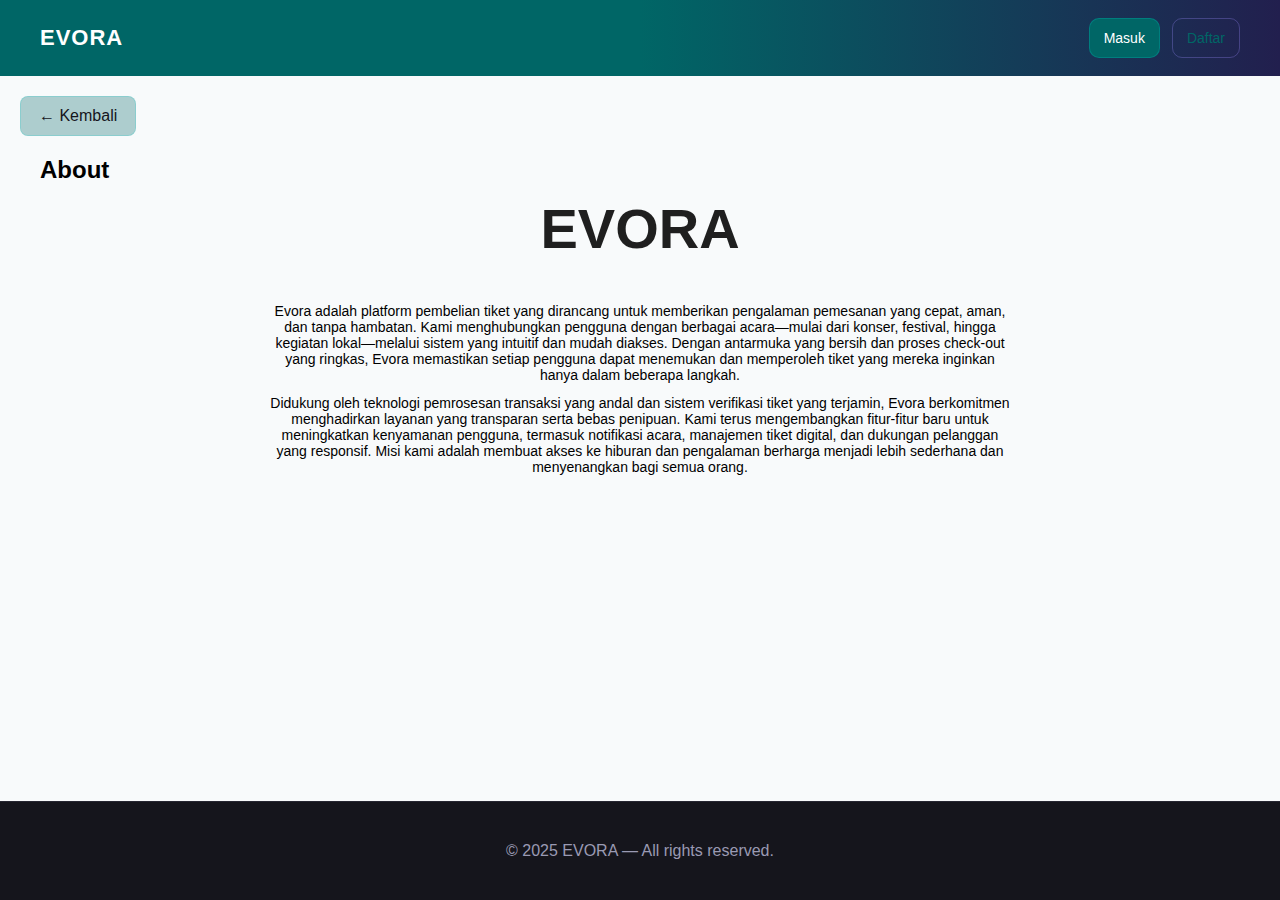
<file: about/about.html>
<!DOCTYPE html>
<html lang="id">
  <head>
    <meta charset="UTF-8" />
    <meta name="viewport" content="width=device-width, initial-scale=1.0" />
    <title>About - Evora</title>
    <link rel="stylesheet" href="../home/style.css" />
    <link rel="stylesheet" href="about.css" />
  </head>
  <body>
    <!-- Navbar -->
    <nav class="top-nav">
      <a href="../home/index.html">
        <div class="logo">EVORA</div>
      </a>
    
      <ul class="nav-menu" id="navMenu">
          <li class="nav-buttons">
            <a href="../auth/login.html"><button class="btn-login" aria-label="Masuk">Masuk</button></a>
            <a href="../auth/register.html"><button class="btn-signup" aria-label="Daftar">Daftar</button></a>
          </li>
      </ul>

      <div class="hamburger" aria-hidden="true">
        <span></span>
        <span></span>
        <span></span>
      </div>
    </nav>

    <main class="about-container">
        <div class="back-button-container">
            <a href="#" class="btn-back" id="backBtn">← Kembali</a>
        </div>
        <div class="about-para-section">
            <h2>About</h2>
            <h1 class="about-logo">EVORA</h1>
            <p class="about-para">Evora adalah platform pembelian tiket yang dirancang untuk memberikan pengalaman pemesanan yang cepat, aman, dan tanpa hambatan. Kami menghubungkan pengguna dengan berbagai acara—mulai dari konser, festival, hingga kegiatan lokal—melalui sistem yang intuitif dan mudah diakses. Dengan antarmuka yang bersih dan proses check-out yang ringkas, Evora memastikan setiap pengguna dapat menemukan dan memperoleh tiket yang mereka inginkan hanya dalam beberapa langkah.</p>
            <p class="about-para">Didukung oleh teknologi pemrosesan transaksi yang andal dan sistem verifikasi tiket yang terjamin, Evora berkomitmen menghadirkan layanan yang transparan serta bebas penipuan. Kami terus mengembangkan fitur-fitur baru untuk meningkatkan kenyamanan pengguna, termasuk notifikasi acara, manajemen tiket digital, dan dukungan pelanggan yang responsif. Misi kami adalah membuat akses ke hiburan dan pengalaman berharga menjadi lebih sederhana dan menyenangkan bagi semua orang.</p>
        </div>
    </main>
        
    <footer>
      <p>© 2025 EVORA — All rights reserved.</p>
    </footer>
    </body>
</html>
</file>
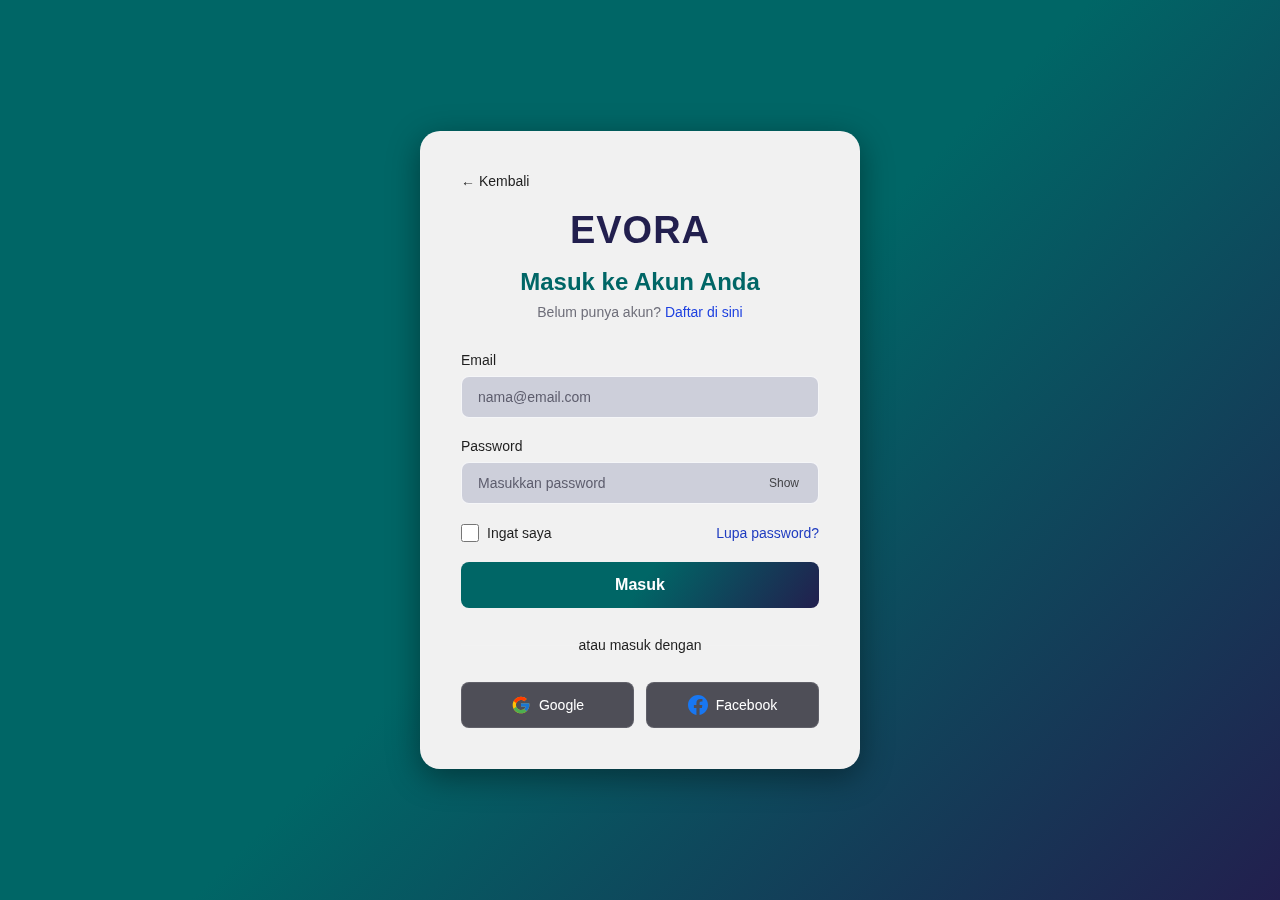
<file: auth/login.html>
<!DOCTYPE html>
<html lang="id">
<head>
    <meta charset="UTF-8">
    <meta name="viewport" content="width=device-width, initial-scale=1.0">
    <title>Masuk - Evora</title>
    <link rel="stylesheet" href="../home/style.css">
    <link rel="stylesheet" href="auth.css">
</head>
<body>
    <div class="auth-container">
        <div class="auth-box">
            <a href="../home/index.html" class="back-link">← Kembali</a>
            
            <div class="auth-header">
                <h1 class="logo">EVORA</h1>
                <h2 class="logo-caption">Masuk ke Akun Anda</h2>
                <p>Belum punya akun? <a href="register.html" class="link">Daftar di sini</a></p>
            </div>

            <form class="auth-form" id="loginForm">
                <div class="form-group">
                    <label for="email">Email</label>
                    <input 
                        type="email" 
                        id="email" 
                        name="email" 
                        placeholder="nama@email.com" 
                        required
                    >
                </div>

                <div class="form-group">
                    <label for="password">Password</label>
                    <div class="password-wrapper">
                        <input 
                            type="password" 
                            id="password" 
                            name="password" 
                            placeholder="Masukkan password" 
                            required
                        >
                        <button type="button" class="toggle-password" onclick="togglePasswordVisibility('password')">
                            <span class="eye-icon">Show</span>
                        </button>
                    </div>
                </div>

                <div class="form-options">
                    <label class="checkbox-label">
                        <input type="checkbox" name="remember">
                        <span>Ingat saya</span>
                    </label>
                    <a href="#" class="forgot-link">Lupa password?</a>
                </div>

                <button type="submit" class="btn-submit">Masuk</button>
            </form>

            <div class="divider">
                <span>atau masuk dengan</span>
            </div>

            <div class="social-login">
                <button class="btn-social google">
                    <svg width="20" height="20" viewBox="0 0 20 20" fill="none">
                        <path d="M18.1711 8.36202H17.5001V8.33335H10.0001V11.6667H14.7095C14.0225 13.6071 12.1761 15 10.0001 15C7.23882 15 5.00012 12.7613 5.00012 10C5.00012 7.23871 7.23882 5.00002 10.0001 5.00002C11.2746 5.00002 12.4342 5.48069 13.3171 6.26535L15.6742 3.90827C14.1859 2.52202 12.1951 1.66669 10.0001 1.66669C5.39799 1.66669 1.66675 5.39794 1.66675 10C1.66675 14.6021 5.39799 18.3334 10.0001 18.3334C14.6022 18.3334 18.3334 14.6021 18.3334 10C18.3334 9.44102 18.2759 8.89535 18.1711 8.36202Z" fill="#FFC107"/>
                        <path d="M2.62744 6.12119L5.36536 8.12911C6.10619 6.29494 7.90036 5.00002 9.99994 5.00002C11.2744 5.00002 12.434 5.48069 13.3169 6.26535L15.674 3.90827C14.1857 2.52202 12.1949 1.66669 9.99994 1.66669C6.79911 1.66669 4.02327 3.47411 2.62744 6.12119Z" fill="#FF3D00"/>
                        <path d="M10.0001 18.3333C12.1526 18.3333 14.1084 17.5095 15.587 16.17L13.0084 13.9875C12.1443 14.6451 11.0868 15.0008 10.0001 15C7.8326 15 5.9901 13.618 5.29844 11.6892L2.58594 13.783C3.96094 16.4817 6.7626 18.3333 10.0001 18.3333Z" fill="#4CAF50"/>
                        <path d="M18.1713 8.36209H17.5003V8.33342H10.0003V11.6667H14.7096C14.3789 12.5902 13.7889 13.3972 13.0078 13.9879L13.0088 13.9871L15.5874 16.1696C15.4049 16.3355 18.3337 14.1667 18.3337 10C18.3337 9.44109 18.2762 8.89542 18.1713 8.36209Z" fill="#1976D2"/>
                    </svg>
                    Google
                </button>
                <button class="btn-social facebook">
                    <svg width="20" height="20" viewBox="0 0 20 20" fill="none">
                        <path d="M20 10C20 4.47715 15.5228 0 10 0C4.47715 0 0 4.47715 0 10C0 14.9912 3.65684 19.1283 8.4375 19.8785V12.8906H5.89844V10H8.4375V7.79688C8.4375 5.29063 9.93047 3.90625 12.2146 3.90625C13.3084 3.90625 14.4531 4.10156 14.4531 4.10156V6.5625H13.1922C11.95 6.5625 11.5625 7.3334 11.5625 8.125V10H14.3359L13.8926 12.8906H11.5625V19.8785C16.3432 19.1283 20 14.9912 20 10Z" fill="#1877F2"/>
                    </svg>
                    Facebook
                </button>
            </div>
        </div>
    </div>

    <script src="../home/common.js"></script>
    <script src="auth.js"></script>
</body>
</html>
</file>
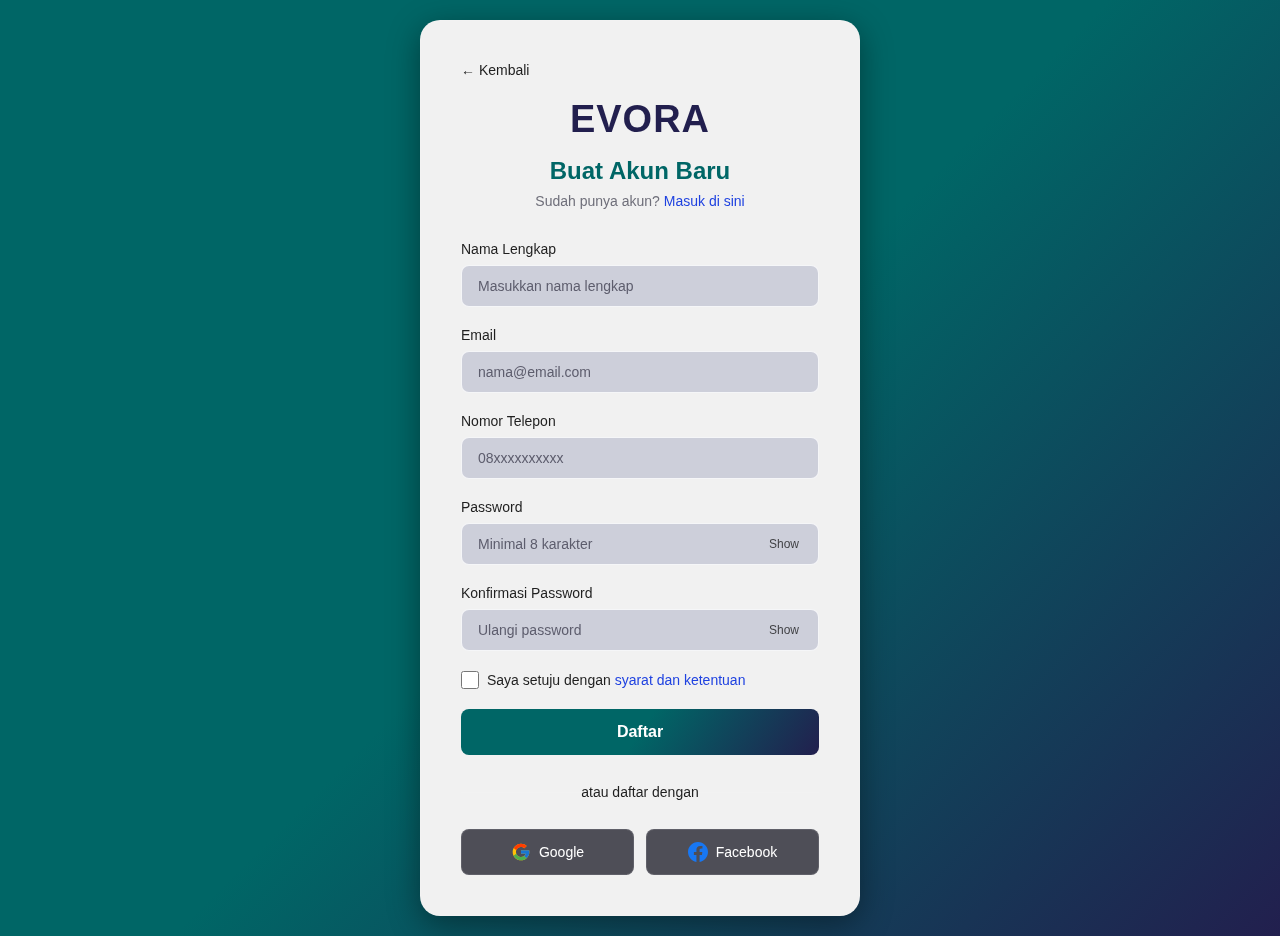
<file: auth/register.html>
<!DOCTYPE html>
<html lang="id">
<head>
    <meta charset="UTF-8">
    <meta name="viewport" content="width=device-width, initial-scale=1.0">
    <title>Daftar - Evora</title>
    <link rel="stylesheet" href="../home/style.css">
    <link rel="stylesheet" href="auth.css">
</head>
<body>
    <div class="auth-container">
        <div class="auth-box">
            <a href="../home/index.html" class="back-link">← Kembali</a>
            
            <div class="auth-header">
                <h1 class="logo">EVORA</h1>
                <h2 class="logo-caption">Buat Akun Baru</h2>
                <p>Sudah punya akun? <a href="login.html" class="link">Masuk di sini</a></p>
            </div>

            <form class="auth-form" id="registerForm">
                <div class="form-group">
                    <label for="fullname">Nama Lengkap</label>
                    <input 
                        type="text" 
                        id="fullname" 
                        name="fullname" 
                        placeholder="Masukkan nama lengkap" 
                        required
                    >
                </div>

                <div class="form-group">
                    <label for="email">Email</label>
                    <input 
                        type="email" 
                        id="email" 
                        name="email" 
                        placeholder="nama@email.com" 
                        required
                    >
                </div>

                <div class="form-group">
                    <label for="phone">Nomor Telepon</label>
                    <input 
                        type="tel" 
                        id="phone" 
                        name="phone" 
                        placeholder="08xxxxxxxxxx" 
                        required
                    >
                </div>

                <div class="form-group">
                    <label for="password">Password</label>
                    <div class="password-wrapper">
                        <input 
                            type="password" 
                            id="password" 
                            name="password" 
                            placeholder="Minimal 8 karakter" 
                            required
                            minlength="8"
                        >
                        <button type="button" class="toggle-password" onclick="togglePasswordVisibility('password')">
                            <span class="eye-icon">Show</span>
                        </button>
                    </div>
                </div>

                <div class="form-group">
                    <label for="confirmPassword">Konfirmasi Password</label>
                    <div class="password-wrapper">
                        <input 
                            type="password" 
                            id="confirmPassword" 
                            name="confirmPassword" 
                            placeholder="Ulangi password" 
                            required
                        >
                        <button type="button" class="toggle-password" onclick="togglePasswordVisibility('password')">
                            <span class="eye-icon">Show</span>
                        </button>
                    </div>
                </div>

                <div class="form-options">
                    <label class="checkbox-label">
                        <input type="checkbox" name="terms" required>
                        <span>Saya setuju dengan <a href="#" class="link">syarat dan ketentuan</a></span>
                    </label>
                </div>

                <button type="submit" class="btn-submit">Daftar</button>
            </form>

            <div class="divider">
                <span>atau daftar dengan</span>
            </div>

            <div class="social-login">
                <button class="btn-social google">
                    <svg width="20" height="20" viewBox="0 0 20 20" fill="none">
                        <path d="M18.1711 8.36202H17.5001V8.33335H10.0001V11.6667H14.7095C14.0225 13.6071 12.1761 15 10.0001 15C7.23882 15 5.00012 12.7613 5.00012 10C5.00012 7.23871 7.23882 5.00002 10.0001 5.00002C11.2746 5.00002 12.4342 5.48069 13.3171 6.26535L15.6742 3.90827C14.1859 2.52202 12.1951 1.66669 10.0001 1.66669C5.39799 1.66669 1.66675 5.39794 1.66675 10C1.66675 14.6021 5.39799 18.3334 10.0001 18.3334C14.6022 18.3334 18.3334 14.6021 18.3334 10C18.3334 9.44102 18.2759 8.89535 18.1711 8.36202Z" fill="#FFC107"/>
                        <path d="M2.62744 6.12119L5.36536 8.12911C6.10619 6.29494 7.90036 5.00002 9.99994 5.00002C11.2744 5.00002 12.434 5.48069 13.3169 6.26535L15.674 3.90827C14.1857 2.52202 12.1949 1.66669 9.99994 1.66669C6.79911 1.66669 4.02327 3.47411 2.62744 6.12119Z" fill="#FF3D00"/>
                        <path d="M10.0001 18.3333C12.1526 18.3333 14.1084 17.5095 15.587 16.17L13.0084 13.9875C12.1443 14.6451 11.0868 15.0008 10.0001 15C7.8326 15 5.9901 13.618 5.29844 11.6892L2.58594 13.783C3.96094 16.4817 6.7626 18.3333 10.0001 18.3333Z" fill="#4CAF50"/>
                        <path d="M18.1713 8.36209H17.5003V8.33342H10.0003V11.6667H14.7096C14.3789 12.5902 13.7889 13.3972 13.0078 13.9879L13.0088 13.9871L15.5874 16.1696C15.4049 16.3355 18.3337 14.1667 18.3337 10C18.3337 9.44109 18.2762 8.89542 18.1713 8.36209Z" fill="#1976D2"/>
                    </svg>
                    Google
                </button>
                <button class="btn-social facebook">
                    <svg width="20" height="20" viewBox="0 0 20 20" fill="none">
                        <path d="M20 10C20 4.47715 15.5228 0 10 0C4.47715 0 0 4.47715 0 10C0 14.9912 3.65684 19.1283 8.4375 19.8785V12.8906H5.89844V10H8.4375V7.79688C8.4375 5.29063 9.93047 3.90625 12.2146 3.90625C13.3084 3.90625 14.4531 4.10156 14.4531 4.10156V6.5625H13.1922C11.95 6.5625 11.5625 7.3334 11.5625 8.125V10H14.3359L13.8926 12.8906H11.5625V19.8785C16.3432 19.1283 20 14.9912 20 10Z" fill="#1877F2"/>
                    </svg>
                    Facebook
                </button>
            </div>
        </div>
    </div>

    <script src="../home/common.js"></script>
    <script src="auth.js"></script>
</body>
</html>
</file>
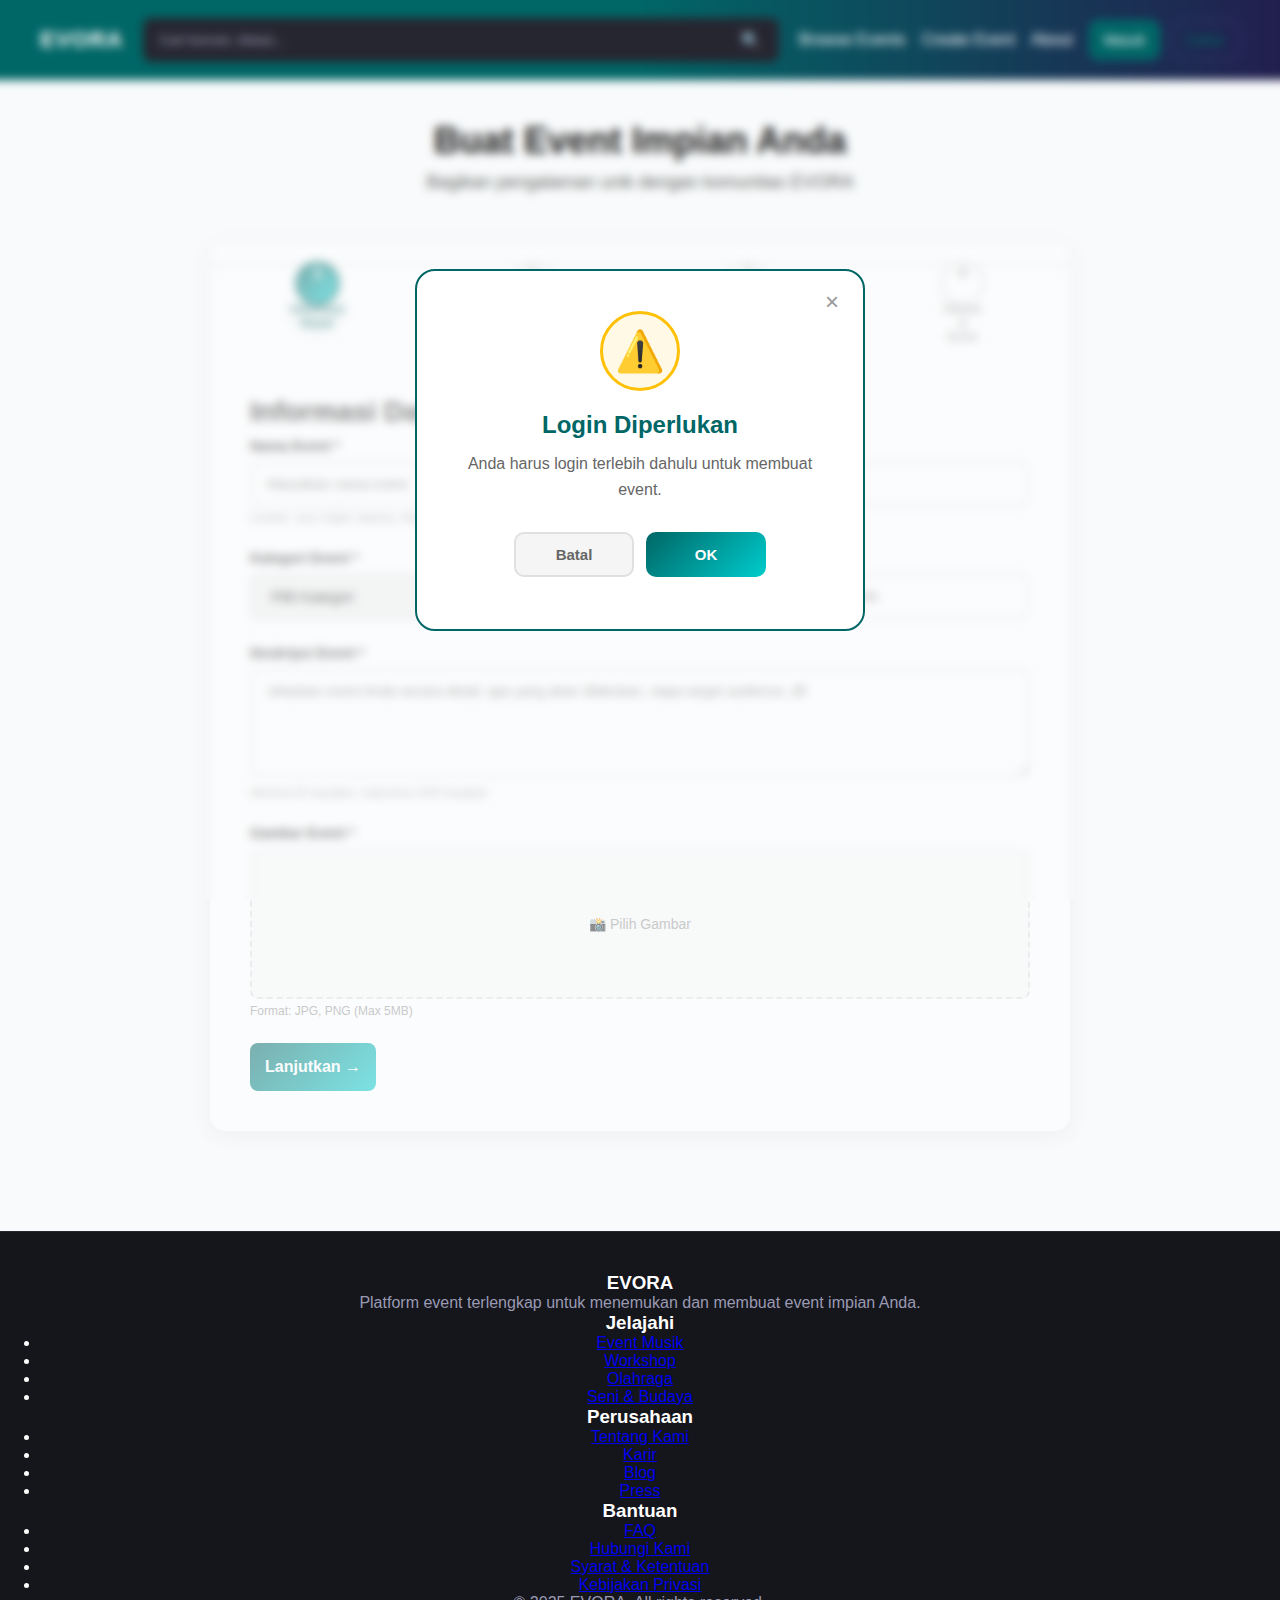
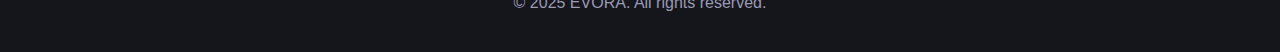
<file: create/create.html>
<!DOCTYPE html>
<html lang="id">
  <head>
    <meta charset="utf-8" />
    <meta name="viewport" content="width=device-width,initial-scale=1" />
    <title>Buat Event - Evora</title>
    <link rel="stylesheet" href="../home/style.css" />
    <link rel="stylesheet" href="create.css" />
  </head>
  <body>
    <!-- Navbar -->
    <nav class="top-nav">
      <a href="../home/index.html">
        <div class="logo">EVORA</div>
      </a>

      <div class="search" role="search">
        <input
          type="search"
          name="q"
          placeholder="Cari konser, lokasi..."
          aria-label="Cari"
        />
        <button type="submit" class="search-btn" aria-label="Cari">🔍</button>
      </div>

      <ul class="nav-menu" id="navMenu">
        <li><a href="../home/index.html#events">Browse Events</a></li>
        <li><a href="../create/create.html">Create Event</a></li>
        <li><a href="../home/index.html#about">About</a></li>
        <li class="nav-buttons">
          <a href="../auth/login.html"
            ><button class="btn-login" aria-label="Masuk">Masuk</button></a
          >
          <a href="../auth/register.html"
            ><button class="btn-signup" aria-label="Daftar">Daftar</button></a
          >
        </li>
      </ul>

      <div class="hamburger" aria-hidden="true">
        <span></span>
        <span></span>
        <span></span>
      </div>
    </nav>
    <!-- Create Event Section -->
    <main class="create-event-container">
      <div class="create-event-header">
        <h1>Buat Event Impian Anda</h1>
        <p>Bagikan pengalaman unik dengan komunitas EVORA</p>
      </div>

      <form id="eventForm" class="event-form">
        <!-- Step Indicator -->
        <div class="step-indicator">
          <div class="step active" data-step="1">
            <span class="step-number">1</span>
            <span class="step-label">Informasi Dasar</span>
          </div>
          <div class="step" data-step="2">
            <span class="step-number">2</span>
            <span class="step-label">Detail Event</span>
          </div>
          <div class="step" data-step="3">
            <span class="step-number">3</span>
            <span class="step-label">Tiket & Harga</span>
          </div>
          <div class="step" data-step="4">
            <span class="step-number">4</span>
            <span class="step-label">Ulasan & Kirim</span>
          </div>
        </div>

        <!-- Step 1: Informasi Dasar -->
        <div class="form-step active" id="step-1">
          <h2>Informasi Dasar Event</h2>

          <div class="form-group">
            <label for="eventName">Nama Event *</label>
            <input
              type="text"
              id="eventName"
              name="eventName"
              placeholder="Masukkan nama event"
              required
            />
            <small
              >Contoh: Jazz Night Jakarta, Workshop Digital Marketing</small
            >
          </div>

          <div class="form-row">
            <div class="form-group">
              <label for="category">Kategori Event *</label>
              <select id="category" name="category" required>
                <option value="">Pilih Kategori</option>
                <option value="musik">🎵 Musik & Konser</option>
                <option value="workshop">💼 Workshop & Training</option>
                <option value="olahraga">⚽ Olahraga</option>
                <option value="seni">🎨 Seni & Budaya</option>
                <option value="kuliner">🍔 Kuliner</option>
                <option value="teknologi">💻 Teknologi</option>
                <option value="bisnis">📊 Bisnis & Networking</option>
                <option value="lainnya">📌 Lainnya</option>
              </select>
            </div>

            <div class="form-group">
              <label for="organizer">Nama Penyelenggara *</label>
              <input
                type="text"
                id="organizer"
                name="organizer"
                placeholder="Nama organisasi atau nama Anda"
                required
              />
            </div>
          </div>

          <div class="form-group">
            <label for="description">Deskripsi Event *</label>
            <textarea
              id="description"
              name="description"
              rows="5"
              placeholder="Jelaskan event Anda secara detail, apa yang akan dilakukan, siapa target audience, dll"
              required
            ></textarea>
            <small>Minimal 50 karakter, maksimal 1000 karakter</small>
          </div>

          <div class="form-group">
            <label for="eventImage">Gambar Event *</label>
            <div class="image-upload">
              <input
                type="file"
                id="eventImage"
                name="eventImage"
                accept="image/*"
                required
              />
              <div class="upload-preview" id="imagePreview">
                <span>📸 Pilih Gambar</span>
              </div>
            </div>
            <small>Format: JPG, PNG (Max 5MB)</small>
          </div>

          <button type="button" class="btn-next" onclick="nextStep(1)">
            Lanjutkan →
          </button>
        </div>

        <!-- Step 2: Detail Event -->
        <div class="form-step" id="step-2">
          <h2>Detail Event</h2>

          <div class="form-row">
            <div class="form-group">
              <label for="eventDate">Tanggal Event *</label>
              <input type="date" id="eventDate" name="eventDate" required />
            </div>

            <div class="form-group">
              <label for="eventTime">Waktu Mulai *</label>
              <input type="time" id="eventTime" name="eventTime" required />
            </div>

            <div class="form-group">
              <label for="eventEndTime">Waktu Selesai *</label>
              <input
                type="time"
                id="eventEndTime"
                name="eventEndTime"
                required
              />
            </div>
          </div>

          <div class="form-group">
            <label for="location">Lokasi Event *</label>
            <input
              type="text"
              id="location"
              name="location"
              placeholder="Nama tempat/venue"
              required
            />
          </div>

          <div class="form-group">
            <label for="locationDetail">Alamat Detail *</label>
            <input
              type="text"
              id="locationDetail"
              name="locationDetail"
              placeholder="Jalan, nomor, kelurahan, kota"
              required
            />
          </div>

          <div class="form-row">
            <div class="form-group">
              <label for="city">Kota *</label>
              <input
                type="text"
                id="city"
                name="city"
                placeholder="Kota"
                required
              />
            </div>

            <div class="form-group">
              <label for="postalCode">Kode Pos</label>
              <input
                type="text"
                id="postalCode"
                name="postalCode"
                placeholder="Kode pos"
              />
            </div>
          </div>

          <div class="form-group">
            <label for="capacity">Kapasitas Peserta *</label>
            <input
              type="number"
              id="capacity"
              name="capacity"
              min="1"
              placeholder="Jumlah tiket tersedia"
              required
            />
          </div>

          <div class="form-buttons">
            <button type="button" class="btn-prev" onclick="prevStep(2)">
              ← Kembali
            </button>
            <button type="button" class="btn-next" onclick="nextStep(2)">
              Lanjutkan →
            </button>
          </div>
        </div>

        <!-- Step 3: Tiket & Harga -->
        <div class="form-step" id="step-3">
          <h2>Tiket & Harga</h2>

          <div id="ticketContainer" class="ticket-container">
            <div class="ticket-item">
              <h4>Tiket #1</h4>
              <div class="form-row">
                <div class="form-group">
                  <label>Nama Tiket *</label>
                  <input
                    type="text"
                    class="ticket-name"
                    placeholder="Contoh: Early Bird, Regular, VIP"
                    required
                  />
                </div>

                <div class="form-group">
                  <label>Harga (Rp) *</label>
                  <input
                    type="number"
                    class="ticket-price"
                    min="0"
                    placeholder="0"
                    required
                  />
                </div>

                <div class="form-group">
                  <label>Kuota *</label>
                  <input
                    type="number"
                    class="ticket-quota"
                    min="1"
                    placeholder="Jumlah tiket"
                    required
                  />
                </div>
              </div>

              <div class="form-group">
                <label>Deskripsi Tiket</label>
                <input
                  type="text"
                  class="ticket-desc"
                  placeholder="Contoh: Akses area VIP, welcome drink"
                />
              </div>
            </div>
          </div>

          <button type="button" class="btn-add-ticket" onclick="addTicket()">
            + Tambah Tiket
          </button>

          <div class="form-buttons">
            <button type="button" class="btn-prev" onclick="prevStep(3)">
              ← Kembali
            </button>
            <button type="button" class="btn-next" onclick="nextStep(3)">
              Lanjutkan →
            </button>
          </div>
        </div>

        <!-- Step 4: Ulasan & Kirim -->
        <div class="form-step" id="step-4">
          <h2>Ulasan Event</h2>
          <p class="review-intro">
            Periksa kembali informasi event Anda sebelum mengirim
          </p>

          <div class="review-container" id="reviewContainer">
            <!-- Review content akan diisi oleh JavaScript -->
          </div>

          <div class="terms-checkbox">
            <input type="checkbox" id="agreeTerms" name="agreeTerms" required />
            <label for="agreeTerms">
              Saya telah membaca dan setuju dengan
              <a href="#" target="_blank">Syarat & Ketentuan</a> EVORA
            </label>
          </div>

          <div class="form-buttons">
            <button type="button" class="btn-prev" onclick="prevStep(4)">
              ← Kembali
            </button>
            <button type="submit" class="btn-submit">✓ Kirim Event</button>
          </div>
        </div>
      </form>
    </main>

    <!-- Footer -->
    <footer>
      <div class="footer-content">
        <div class="footer-section">
          <h3>EVORA</h3>
          <p>
            Platform event terlengkap untuk menemukan dan membuat event impian
            Anda.
          </p>
        </div>
        <div class="footer-section">
          <h3>Jelajahi</h3>
          <ul>
            <li><a href="#">Event Musik</a></li>
            <li><a href="#">Workshop</a></li>
            <li><a href="#">Olahraga</a></li>
            <li><a href="#">Seni & Budaya</a></li>
          </ul>
        </div>
        <div class="footer-section">
          <h3>Perusahaan</h3>
          <ul>
            <li><a href="#">Tentang Kami</a></li>
            <li><a href="#">Karir</a></li>
            <li><a href="#">Blog</a></li>
            <li><a href="#">Press</a></li>
          </ul>
        </div>
        <div class="footer-section">
          <h3>Bantuan</h3>
          <ul>
            <li><a href="#">FAQ</a></li>
            <li><a href="#">Hubungi Kami</a></li>
            <li><a href="#">Syarat & Ketentuan</a></li>
            <li><a href="#">Kebijakan Privasi</a></li>
          </ul>
        </div>
      </div>
      <div class="footer-bottom">
        <p>&copy; 2025 EVORA. All rights reserved.</p>
      </div>
    </footer>

    <script src="../home/common.js"></script>
    <script src="create.js"></script>
  </body>
</html>
</file>
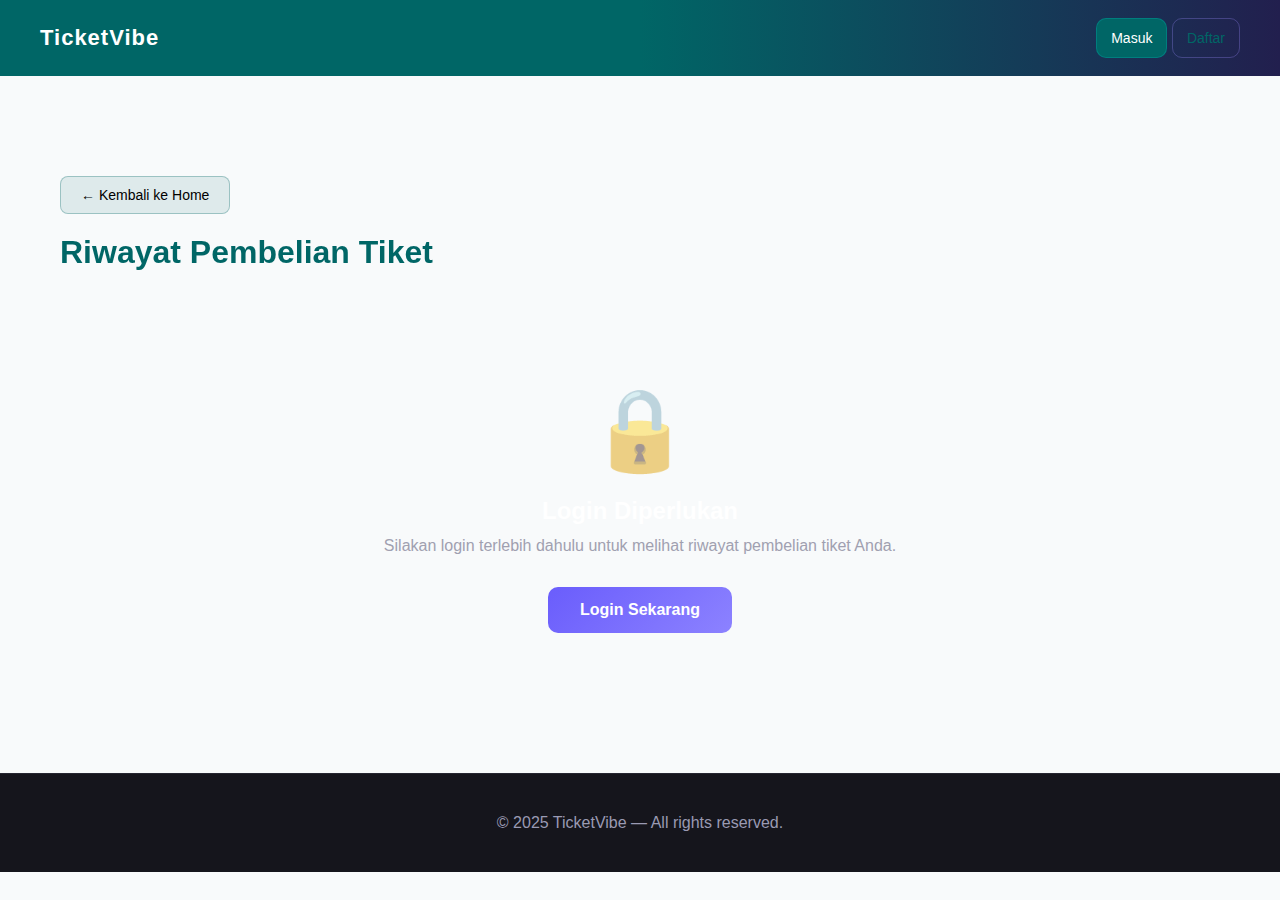
<file: history/history.html>
<!DOCTYPE html>
<html lang="id">
<head>
    <meta charset="UTF-8">
    <meta name="viewport" content="width=device-width, initial-scale=1.0">
    <title>Riwayat Pembelian - TicketVibe</title>
    <link rel="stylesheet" href="../home/style.css">
    <link rel="stylesheet" href="history.css">
</head>
<body>
    <!-- Navbar -->
    <nav class="top-nav">
        <a href="../home/index.html">
            <div class="logo">TicketVibe</div>
        </a>
        <div class="nav-links">
            <a href="../auth/login.html"><button class="btn-login" aria-label="Masuk">Masuk</button></a>
            <a href="../auth/register.html"><button class="btn-signup" aria-label="Daftar">Daftar</button></a>
        </div>
    </nav>

    <main class="history-container">
        <div class="back-button-container">
            <a href="../home/index.html" class="btn-back">← Kembali ke Home</a>
        </div>

        <h1>Riwayat Pembelian Tiket</h1>

        <div id="historyContent">
            <!-- Akan diisi oleh JavaScript -->
        </div>
    </main>

    <!-- Footer -->
    <footer>
        <p>© 2025 TicketVibe — All rights reserved.</p>
    </footer>

    <script src="../home/common.js"></script>
    <script src="history.js"></script>
</body>
</html>
</file>
<file: home/style.css>
* {
  margin: 0;
  padding: 0;
  box-sizing: border-box;
}
/* Smooth scroll */
html {
  scroll-behavior: smooth;
}
body {
  font-family: "Inter", sans-serif;
  background: #f8fafb;
  color: #fff;
  overflow-x: hidden;
}

/* Navbar */
.top-nav {
  width: 100%;
  padding: 18px 40px;
  background: linear-gradient(to right, #006666 50%, #221f4e);
  display: flex;
  justify-content: space-between;
  align-items: center;
  position: sticky;
  top: 0;
  z-index: 20;
  flex-wrap: wrap;
}

.top-nav a{
  text-decoration: none;
  color: inherit;
}

.logo {
  font-size: 22px;
  font-weight: 700;
  letter-spacing: 1px;
}

/* Search Bar */
.search {
  display: flex;
  align-items: center;
  gap: 8px;
  background: #262631;
  padding: 6px 10px;
  border-radius: 8px;
  flex: 1;
  max-width: 640px;
  margin: 0 20px;
  min-width: 0;
  position: relative;
}
.search input {
  flex: 1;
  background: transparent;
  border: 0;
  color: inherit;
  padding: 8px 6px;
  font-size: 14px;
}
.search input::placeholder {
  color: #9a9ab3;
}
.search .search-btn {
  background: transparent;
  border: 0;
  color: inherit;
  cursor: pointer;
  padding: 6px 8px;
  font-size: 16px;
  border-radius: 6px;
}

/* Search Dropdown */
.search-dropdown {
  position: absolute;
  top: 100%;
  left: 0;
  right: 0;
  margin-top: 8px;
  background: white;
  border-radius: 12px;
  box-shadow: 0 8px 24px rgba(0, 0, 0, 0.15);
  max-height: 500px;
  overflow-y: auto;
  z-index: 1000;
  animation: slideDown 0.2s ease;
}

@keyframes slideDown {
  from {
    opacity: 0;
    transform: translateY(-10px);
  }
  to {
    opacity: 1;
    transform: translateY(0);
  }
}

.search-result-item {
  display: flex;
  gap: 15px;
  padding: 12px 15px;
  cursor: pointer;
  transition: background 0.2s ease;
  border-bottom: 1px solid #f0f0f0;
}

.search-result-item:hover {
  background: rgba(0, 102, 102, 0.05);
}

.search-result-item:last-child {
  border-bottom: none;
}

.search-result-image {
  width: 80px;
  height: 80px;
  object-fit: cover;
  border-radius: 8px;
  flex-shrink: 0;
}

.search-result-info {
  flex: 1;
  display: flex;
  flex-direction: column;
  gap: 5px;
}

.search-result-title {
  font-size: 15px;
  font-weight: 600;
  color: #1e1e1e;
  overflow: hidden;
  text-overflow: ellipsis;
  white-space: nowrap;
}

.search-result-meta {
  display: flex;
  gap: 15px;
  flex-wrap: wrap;
  font-size: 13px;
  color: #666;
}

.search-result-price {
  font-size: 14px;
  font-weight: 700;
  color: #006666;
}

.search-no-results {
  padding: 30px 20px;
  text-align: center;
  color: #666;
  font-size: 14px;
}

.search-show-all {
  padding: 12px 15px;
  text-align: center;
  color: #006666;
  font-weight: 600;
  font-size: 14px;
  cursor: pointer;
  background: rgba(0, 102, 102, 0.05);
  border-top: 1px solid #f0f0f0;
  transition: background 0.2s ease;
}

.search-show-all:hover {
  background: rgba(0, 102, 102, 0.1);
}

.search-mobile {
  display: none;
}

.nav-menu {
  display: flex;
  list-style: none;
  align-items: center;
  gap: 1rem;
  margin-left: auto;
  flex-shrink: 0;
}

.nav-menu li {
  display: flex;
  align-items: center;
}

.nav-menu a {
  text-decoration: none;
  color: white;
  transition: color 0.3s;
  font-weight: 500;
}

.nav-menu a:hover,
.nav-menu a.active {
  color: #00cccc;
}

.nav-menu .nav-buttons {
  display: flex;
  gap: 12px;
  align-items: center;
}

.btn-login,
.btn-signup,
.btn-logout {
  display: inline-flex;
  align-items: center;
  justify-content: center;
  gap: 8px;
  padding: 8px 14px;
  min-height: 40px;
  border-radius: 10px;
  font-weight: 00;
  font-size: 14px;
  cursor: pointer;
  transition: transform 0.18s ease, box-shadow 0.18s ease, opacity 0.18s ease,
    background 0.12s ease, border-color 0.12s ease;
  text-decoration: none;
  line-height: 1;
  box-sizing: border-box;
  -webkit-appearance: none;
  appearance: none;
}

.btn-login {
  background: #006666;
  color: #fff;
  border: 1px solid rgba(0, 204, 204, 0.24);
}
.btn-login:hover {
  transform: translateY(-3px);
  box-shadow: 0 10px 30px rgba(0, 204, 204, 0.3);
}
.btn-login:active {
  transform: translateY(-1px);
}
.btn-login:focus {
  outline: 3px solid rgba(0, 204, 204, 0.3);
  outline-offset: 3px;
}
.btn-signup {
  background: transparent;
  color: #006666;
  border: 1px solid rgba(155, 138, 255, 0.3);
}
.btn-signup:hover {
  transform: translateY(-3px);
  box-shadow: 0 10px 30px rgba(155, 138, 255, 0.3);
}
.btn-signup:active {
  transform: translateY(-1px);
}
.btn-signup:focus {
  outline: 3px solid rgba(155, 138, 255, 0.3);
  outline-offset: 3px;
}

.btn-logout {
  background: rgba(220, 53, 69, 0.9);
  color: #fff;
  border: 1px solid rgba(220, 53, 69, 0.3);
}
.btn-logout:hover {
  transform: translateY(-3px);
  box-shadow: 0 10px 30px rgba(220, 53, 69, 0.3);
  background: rgba(220, 53, 69, 1);
}
.btn-logout:active {
  transform: translateY(-1px);
}
.btn-logout:focus {
  outline: 3px solid rgba(220, 53, 69, 0.3);
  outline-offset: 3px;
}

/* Nav Greeting & History Link */
.nav-greeting {
  color: #a0a0b0;
  margin: auto 12px;
  order: 2;
}

.nav-history {
  color: #a0a0b0;
  text-decoration: none;
  padding: 8px 14px;
  border: 1px solid rgba(106, 93, 252, 0.3);
  border-radius: 8px;
  transition: all 0.3s;
  order: 1;
}

.nav-history:hover {
  color: #fff;
  background: rgba(106, 93, 252, 0.1);
  border-color: rgba(106, 93, 252, 0.5);
}

.profile-btn {
  background: transparent;
  border: none;
  cursor: pointer;
  padding: 0;
  display: flex;
  align-items: center;
  justify-content: center;
}

.profile-avatar {
  width: 40px;
  height: 40px;
  border-radius: 50%;
  object-fit: cover;
  border: 2px solid rgba(103, 100, 138, 0.5);
  background: rgba(106, 93, 252, 0.1);
}

.profile-btn img {
  border-radius: 50%;
  object-fit: cover;
}

/* Dropdown styling */
.profile-dropdown-area {
  position: relative;
  order: 2;
}

.dropdown-content {
  display: none;
  position: absolute; 
  top: calc(100% + 8px);
  right: 0;
  background: linear-gradient(135deg, #1e1e2e 0%, #2a2a3e 100%);
  min-width: 200px;
  box-shadow: 0 8px 24px rgba(0, 0, 0, 0.4);
  z-index: 1000;
  border-radius: 12px;
  border: 1px solid rgba(0, 255, 255, 0.2);
  overflow: hidden;
}

.dropdown-content a {
  color: white;
  padding: 14px 18px;
  text-decoration: none;
  display: block;
  transition: all 0.3s;
  font-weight: 500;
  border-bottom: 1px solid rgba(255, 255, 255, 0.05);
}

.dropdown-content a:last-child {
  border-bottom: none;
}

.dropdown-content a:hover {
  background: rgba(0, 204, 204, 0.1);
  color: #00cccc;
  padding-left: 24px;
}

.dropdown-content.show {
  display: block;
  animation: dropdownFadeIn 0.2s ease;
}

@keyframes dropdownFadeIn {
  from {
    opacity: 0;
    transform: translateY(-10px);
  }
  to {
    opacity: 1;
    transform: translateY(0);
  }
}

.btn-logout {
  order: 3;
}

.hamburger {
  display: none;
  flex-direction: column;
  cursor: pointer;
  gap: 4px;
}

.hamburger span {
  width: 25px;
  height: 3px;
  background: white;
  transition: all 0.3s ease;
  border-radius: 2px;
}

@media (max-width: 1024px) {
  .hamburger {
    display: flex;
  }

  .nav-menu {
    position: absolute;
    top: 100%;
    left: 0;
    right: 0;
    background: linear-gradient(to right, #006666, #221f4e);
    flex-direction: column;
    gap: 0;
    display: none;
    padding: 0;
    box-shadow: 0 5px 20px rgba(0, 0, 0, 0.3);
    border-top: 1px solid rgba(0, 255, 255, 0.2);
    margin-left: 0;
  }

  .nav-menu.open {
    display: flex;
  }

  .nav-menu li {
    width: 100%;
    border-bottom: 1px solid rgba(255, 255, 255, 0.1);
    flex-direction: column;
  }

  .nav-menu a {
    display: block;
    padding: 16px 20px;
    width: 100%;
    text-align: center;
    color: white;
    text-decoration: none;
    transition: all 0.3s;
    font-weight: 500;
  }

  .nav-menu a:hover,
  .nav-menu a.active {
    background: rgba(0, 204, 204, 0.1);
    color: #00cccc;
    padding-left: 30px;
  }

  .nav-menu .nav-buttons {
    flex-direction: column;
    gap: 10px;
    width: 100%;
    padding: 1rem;
    border-bottom: none;
  }
  
  .nav-menu .nav-buttons a {
    width: 100%;
    padding: 0;
  }

  .nav-menu .btn-login,
  .nav-menu .btn-signup,
  .nav-menu .btn-logout {
    width: 100%;
    justify-content: center;
  }

  .nav-greeting {
    text-align: center;
    color: white;
    font-weight: 500;
    font-size: medium;
  }
  
  /* Profile dropdown di mobile */
  .nav-menu .profile-dropdown-area {
    width: 100%;
    position: relative;
    order: 999;
  }
  
  .nav-menu .profile-btn {
    width: 100%;
    padding: 10px 16px 20px;
    justify-content: center;
    gap: 12px;
    border-bottom: 1px solid rgba(255, 255, 255, 0.1);
    background: transparent;
    transition: all 0.3s;
  }
  
  .nav-menu .profile-btn:hover {
    background: rgba(0, 204, 204, 0.1);
    padding-left: 20px;
  }
  
  .nav-menu .profile-btn::after {
    color: white;
    font-weight: 500;
    font-size: 16px;
  }
  
  .nav-menu .profile-avatar {
    width: 32px;
    height: 32px;
  }
  
  .nav-menu .dropdown-content {
    position: relative;
    top: 0;
    right: 0;
    background: transparent;
    box-shadow: none;
    border: none;
    border-radius: 0;
    min-width: 100%;
    margin-top: 0;
  }
  
  .nav-menu .dropdown-content.show {
    display: block;
  }
  
  .nav-menu .dropdown-content a {
    padding: 16px 20px;
    padding-left: 40px;
    background: rgba(0, 0, 0, 0.2);
    border-bottom: 1px solid rgba(255, 255, 255, 0.05);
  }
  
  .nav-menu .dropdown-content a:hover {
    background: rgba(0, 204, 204, 0.1);
    padding-left: 50px;
  }
  
  .nav-history {
    width: 100%;
    text-align: center;
    display: block;
    padding: 12px;
  }
  
  .search {
    display: none;
  }
}
@media (max-width: 600px) {
  .nav-links .btn-login {
    padding: 6px 10px;
  }
  .btn-signup {
    padding: 6px 10px;
  }
}

/* Hero Section */
.hero {
  height: 420px;
  background: url("https://tlrevent.com/wp-content/uploads/2024/08/The-Rooftop-at-Pier-17-concert.webp")
    center/cover no-repeat;
  position: relative;
  display: flex;
  align-items: center;
  justify-content: center;
  text-align: center;
}
.hero::after {
  content: "";
  position: absolute;
  inset: 0;
  background: rgba(0, 0, 0, 0.55);
}
.hero-content {
  position: relative;
  z-index: 5;
  max-width: 700px;
  height: 100px;
}
.hero h1 {
  font-size: 46px;
  font-weight: 800;
  line-height: 1.2;
  margin-bottom: 14px;
}
.hero p {
  font-size: 18px;
  color: #dcdce5;
  margin-bottom: 22px;
}
.btn-hero {
  padding: 14px 32px;
  background: linear-gradient(135deg, #006666 0%, #221f4e 100%);
  color: #fff;
  text-decoration: none;
  font-size: 16px;
  border-radius: 10px;
  font-weight: 600;
  transition: 0.3s;
  box-shadow: 0 4px 15px rgba(0, 102, 102, 0.3);
}
.btn-hero:hover {
  background: linear-gradient(135deg, #007777 0%, #2e2b5f 100%);
  box-shadow: 0 6px 20px rgba(0, 102, 102, 0.4);
  transform: translateY(-2px);
}

/* Main Content */
.section-title {
  font-size: 30px;
  font-weight: 700;
  margin: 40px 0 20px;
  text-align: center;
  color: black;
}

/* Category Filter Section */
.category-filter-section {
  max-width: 1400px;
  margin: 50px auto 30px;
  padding: 0 40px;
}

.category-filter {
  display: flex;
  flex-wrap: wrap;
  gap: 12px;
  justify-content: center;
  margin-top: 20px;
}

.category-btn {
  padding: 12px 24px;
  background: white;
  color: #1e1e1e;
  border: 2px solid rgba(0, 102, 102, 0.3);
  border-radius: 25px;
  font-size: 14px;
  font-weight: 600;
  cursor: pointer;
  transition: all 0.3s ease;
  white-space: nowrap;
}

.category-btn:hover {
  background: rgba(0, 204, 204, 0.1);
  border-color: #00cccc;
  transform: translateY(-2px);
  box-shadow: 0 4px 12px rgba(0, 102, 102, 0.2);
}

.category-btn.active {
  background: linear-gradient(135deg, #006666, #00cccc);
  color: white;
  border-color: #006666;
  box-shadow: 0 4px 15px rgba(0, 102, 102, 0.3);
}

.category-btn.active:hover {
  transform: translateY(-2px);
  box-shadow: 0 6px 20px rgba(0, 102, 102, 0.4);
}

/* Event Cards */
.event {
  display: grid;
  grid-template-columns: repeat(auto-fill, minmax(280px, 1fr));
  gap: 24px;
  padding: 0 40px;
  max-width: 1400px;
  margin: 0 auto 40px;
}

.event-card {
  background: #fff;
  border-radius: 16px;
  overflow: hidden;
  transition: transform 0.3s ease, box-shadow 0.3s ease;
  cursor: pointer;
  box-shadow: rgb(45, 45, 45) 0px 1px 4px;
}

.event-card:hover {
  transform: translateY(-8px);
  box-shadow: 0 5px 16px #006666 ;
}

.event-image {
  position: relative;
  width: 100%;
  height: 200px;
  overflow: hidden;
}

.event-image img {
  width: 100%;
  height: 100%;
  object-fit: cover;
  transition: transform 0.3s ease;
}

.event-card:hover .event-image img {
  transform: scale(1.1);
}

.event-category {
  position: absolute;
  top: 12px;
  right: 12px;
  background: linear-gradient(135deg, #006666 0%, #221f4e 100%);
  backdrop-filter: blur(10px);
  color: #fff;
  padding: 6px 14px;
  border-radius: 20px;
  font-size: 12px;
  font-weight: 600;
  text-transform: uppercase;
  letter-spacing: 0.5px;
}

.event-details {
  padding: 20px;
}

.event-title {
  font-size: 18px;
  font-weight: 700;
  margin-bottom: 6px;
  color: #000000;
  line-height: 1.4;
}

.event-artist {
  font-size: 14px;
  color: #00cccc;
  margin-bottom: 14px;
  font-weight: 500;
}

.event-info {
  margin-bottom: 16px;
}

.event-date,
.event-location {
  font-size: 13px;
  color: #9a9ab3;
  margin-bottom: 6px;
  display: flex;
  align-items: center;
  gap: 6px;
}

.event-footer {
  display: flex;
  justify-content: space-between;
  align-items: center;
  padding-top: 16px;
  border-top: 1px solid rgba(0, 204, 204, 0.15);
}

.event-price {
  font-size: 18px;
  font-weight: 700;
  color: #006666;
}

/* Carousel Styles */
.carousel-event{
  margin: auto 40px;
  padding: auto 40px;
}

.carousel-wrapper {
  width: 100%;
  max-width: 1320px;
  overflow: hidden;
  margin: auto;
  position: relative;
  border-radius: 16px;
  box-shadow: 0 8px 24px rgba(0, 0, 0, 0.15);
  background: #fff;
  z-index: 10;
}

.carousel-track {
  display: flex;
  transition: transform 0.6s cubic-bezier(0.4, 0, 0.2, 1);
  height: 100%;
}

.carousel-slide {
  min-width: 100%;
  height: 100%;
  display: flex;
  align-items: center;
  justify-content: center;
  position: relative;
}

.carousel-slide img {
  width: 100%;
  height: 100%;
  object-fit: cover;
  border-radius: 16px;
}

/* Overlay gradient untuk readability */
.carousel-slide::after {
  content: '';
  position: absolute;
  bottom: 0;
  left: 0;
  right: 0;
  height: 50%;
  background: linear-gradient(to top, rgba(0, 0, 0, 0.6), transparent);
  border-radius: 16px;
  pointer-events: none;
}

.carousel-wrapper .carousel-controls {
  position: absolute;
  top: 50%;
  left: 0;
  width: 100%;
  display: flex;
  justify-content: space-between;
  transform: translateY(-50%);
  padding: 0 20px;
  pointer-events: none;
  z-index: 20;
}

.carousel-controls button {
  background: rgba(255, 255, 255, 0.9);
  color: #1e1e2e;
  border: none;
  font-size: 1.5rem;
  border-radius: 50%;
  width: 50px;
  height: 50px;
  cursor: pointer;
  pointer-events: auto;
  transition: all 0.3s ease;
  display: flex;
  align-items: center;
  justify-content: center;
  box-shadow: 0 4px 12px rgba(0, 0, 0, 0.2);
  opacity: 0.7;
}

.carousel-controls button:hover {
  background: rgba(255, 255, 255, 1);
  transform: scale(1.1);
  opacity: 1;
  box-shadow: 0 6px 16px rgba(0, 0, 0, 0.3);
}

.carousel-controls button:active {
  transform: scale(0.95);
}

/* Carousel Indicators (dots) */
.carousel-indicators {
  position: absolute;
  bottom: 20px;
  left: 50%;
  transform: translateX(-50%);
  display: flex;
  gap: 10px;
  z-index: 20;
}

.carousel-indicator {
  width: 10px;
  height: 10px;
  border-radius: 50%;
  background: rgba(255, 255, 255, 0.5);
  border: 2px solid rgba(255, 255, 255, 0.8);
  cursor: pointer;
  transition: all 0.3s ease;
}

.carousel-indicator.active {
  background: rgba(255, 255, 255, 1);
  width: 32px;
  border-radius: 5px;
}

.carousel-indicator:hover {
  background: rgba(255, 255, 255, 0.8);
  transform: scale(1.2);
}


/* Footer */
footer {
  margin-top: 60px;
  background: #15151c;
  padding: 40px;
  text-align: center;
  border-top: 1px solid #262631;
}
footer p {
  color: #9a9ab3;
}

/* responsive */
@media (max-width: 1024px) {
  .event {
    grid-template-columns: repeat(auto-fill, minmax(250px, 1fr));
    gap: 20px;
    padding: 0 30px;
  }
}

@media (max-width: 768px) {
  .carousel-wrapper {
    height: 280px;
    margin: 30px 20px;
    border-radius: 12px;
  }
  
  .carousel-controls button {
    width: 40px;
    height: 40px;
    font-size: 1.2rem;
  }
  
  .carousel-wrapper .carousel-controls {
    padding: 0 10px;
  }
  
  .carousel-indicators {
    bottom: 15px;
    gap: 8px;
  }
  
  .carousel-indicator {
    width: 8px;
    height: 8px;
  }
  
  .carousel-indicator.active {
    width: 24px;
  }

  .category-filter-section {
    padding: 0 20px;
  }

  .category-filter {
    gap: 8px;
  }

  .category-btn {
    padding: 10px 18px;
    font-size: 13px;
  }

  .event {
    grid-template-columns: repeat(auto-fill, minmax(220px, 1fr));
    gap: 16px;
    padding: 0 20px;
  }
  
  .event-title {
    font-size: 16px;
  }
  
  .event-price {
    font-size: 16px;
  }
  
  .btn-buy {
    padding: 8px 16px;
    font-size: 13px;
  }

  /* Search Dropdown Responsive */
  .search-dropdown {
    max-height: 400px;
  }

  .search-result-item {
    padding: 10px;
    gap: 12px;
  }

  .search-result-image {
    width: 60px;
    height: 60px;
  }

  .search-result-title {
    font-size: 14px;
  }

  .search-result-meta {
    font-size: 12px;
    gap: 10px;
  }

  .search-result-price {
    font-size: 13px;
  }
}

@media (max-width: 700px) {
  .hero h1 {
    font-size: 34px;
  }
  .hero p {
    font-size: 16px;
  }
}

@media (max-width: 600px) {
  .carousel-wrapper {
    height: 220px;
    margin: 20px 10px;
    border-radius: 10px;
  }
  
  .carousel-controls button {
    width: 35px;
    height: 35px;
    font-size: 1rem;
  }
  
  .carousel-indicators {
    bottom: 10px;
    gap: 6px;
  }

  .category-filter-section {
    padding: 0 16px;
  }

  .category-filter {
    gap: 6px;
  }

  .category-btn {
    padding: 8px 14px;
    font-size: 12px;
  }

  .event {
    grid-template-columns: 1fr;
    padding: 0 16px;
  }
  
  .notification-content {
    padding: 30px 25px;
  }
  
  .notification-actions {
    flex-direction: column;
  }
  
  .notification-btn {
    width: 100%;
  }
  
  .toast {
    right: 15px;
    left: 15px;
    bottom: 15px;
  }
}

/* Notification Styles */
.notification-overlay {
  position: fixed;
  top: 0;
  left: 0;
  width: 100%;
  height: 100%;
  backdrop-filter: blur(5px);
  display: flex;
  justify-content: center;
  align-items: center;
  z-index: 1000;
  opacity: 0;
  visibility: hidden;
  transition: opacity 0.3s ease, visibility 0.3s ease;
}

.notification-overlay.show {
  opacity: 1;
  visibility: visible;
}

.notification-content {
  background: white;
  border: 2px solid #006666;
  border-radius: 20px;
  padding: 40px;
  max-width: 450px;
  width: 90%;
  transform: scale(0.9) translateY(20px);
  transition: transform 0.3s ease;
  position: relative;
}

.notification-overlay.show .notification-content {
  transform: scale(1) translateY(0);
}

.notification-icon {
  width: 80px;
  height: 80px;
  margin: 0 auto 20px;
  display: flex;
  align-items: center;
  justify-content: center;
  background: rgba(0, 204, 204, 0.1);
  border: 3px solid #00cccc;
  border-radius: 50%;
  font-size: 40px;
  line-height:1;
}

.notification-icon.warning {
  background: rgba(255, 193, 7, 0.1);
  border-color: #ffc107;
}

.notification-icon.success {
  background: rgba(0, 204, 204, 0.1);
  border-color: #00cccc;
}

.notification-icon.error {
  background: rgba(220, 53, 69, 0.1);
  border-color: #dc3545;
}

.notification-title {
  font-size: 24px;
  font-weight: 700;
  color: #006666;
  text-align: center;
  margin-bottom: 12px;
}

.notification-message {
  font-size: 16px;
  color: #666;
  text-align: center;
  line-height: 1.6;
  margin-bottom: 30px;
}

.notification-actions {
  display: flex;
  margin: 12px;
  gap: 12px;
  justify-content: center;
}

.notification-btn {
  padding: 12px 24px;
  border-radius: 10px;
  font-weight: 600;
  font-size: 15px;
  cursor: pointer;
  transition: all 0.3s ease;
  border: none;
  min-width: 120px;
}

.notification-btn-primary {
  background: linear-gradient(135deg, #006666, #00cccc);
  color: #fff;
}

.notification-btn-primary:hover {
  transform: translateY(-2px);
  box-shadow: 0 8px 20px rgba(0, 102, 102, 0.4);
}

.notification-btn-secondary {
  background: #f5f5f5;
  color: #666;
  border: 2px solid #e0e0e0;
}

.notification-btn-secondary:hover {
  background: #e0e0e0;
  color: #333;
}

.notification-close {
  position: absolute;
  top: 15px;
  right: 15px;
  background: transparent;
  border: none;
  color: #999;
  font-size: 24px;
  cursor: pointer;
  width: 32px;
  height: 32px;
  display: flex;
  align-items: center;
  justify-content: center;
  border-radius: 8px;
  transition: all 0.3s ease;
}

.notification-close:hover {
  background: #f5f5f5;
  color: #006666;
}

/* Toast Notification */
.toast {
  position: fixed;
  bottom: 30px;
  right: 30px;
  background: white;
  border: 2px solid #006666;
  border-radius: 12px;
  padding: 16px 24px;
  color: #1e1e1e;
  box-shadow: 0 8px 24px rgba(0, 102, 102, 0.3);
  display: flex;
  align-items: center;
  gap: 12px;
  z-index: 1001;
  transform: translateX(400px);
  transition: transform 0.3s ease;
}

.toast.show {
  transform: translateX(0);
}

.toast-icon {
  font-size: 24px;
}

.toast-message {
  font-size: 14px;
  font-weight: 600;
  color: #1e1e1e;
}

.toast.success {
  background: linear-gradient(135deg, #f0f9f9, white);
  border-color: #00cccc;
}

.toast.error {
  background: linear-gradient(135deg, #fff5f5, white);
  border-color: #dc3545;
}

.toast.info {
  background: linear-gradient(135deg, #f0f9f9, white);
  border-color: #17a2b8;
}
</file>
<file: about/about.css>
body {
    background: #f8fafb;
    color: #fff;
}

.about-container {
    max-width: 1400px;
    margin: 0px auto 30px auto;
    padding: 20px;
    /* outline: 1px solid black; */
}


.btn-back {
    display: inline-flex;
    align-items: center;
    gap: 8px;
    padding: 10px 18px;
    background: rgba(0, 102, 102, 0.3);
    color: #15151c;
    text-decoration: none;
    border-radius: 8px;
    font-weight: 500;
    transition: all 0.3s ease;
    border: 1px solid rgba(0, 204, 204, 0.2);
}

.btn-back:hover {
    background: rgba(0, 102, 102, 0.5);
    transform: translateX(-3px);
    box-shadow: 0 4px 15px rgba(0, 204, 204, 0.2);
}

.about-container h2 {
    color: black;
    margin-top: 20px;
    margin-left: 20px;
}

.about-para-section {
    width: 100%;
    display: grid;
    /* justify-items: center; */
    gap: 12px;
}

.about-para-section p {
    color: black;
    font-size: 14px;
}

.about-para {
    text-align: center;
    max-width: 60%;
    margin: 0 auto;
}

.about-para-section .about-logo {
    font-size: 56px;
    text-align: center;
    margin-bottom: 30px;
    /* padding: 12px 70px; */
    color: #1f1f1f;
    /* background: linear-gradient(to right, #006666 50%, #221f4e); */
    border-radius: 12px;
}

.about-para {
    text-align: center;
}

footer {
    width: 100%;
    position: fixed;
    bottom: 0px;
}
</file>
<file: auth/auth.css>
* {
    margin: 0;
    padding: 0;
    box-sizing: border-box;
}

body {
    font-family: "Inter", sans-serif;
    background: linear-gradient(135deg, #006666 50%, #221f4e);
    min-height: 100vh;
    display: flex;
    justify-content: center;
    align-items: center;
    color: #fff;
}

.auth-container {
    width: 100%;
    max-width: 480px;
    padding: 20px;
}

/* Auth */
.auth-box {
    background: #f1f1f1;
    border: 1px solid rgba(255, 255, 255, 0.1);
    border-radius: 20px;
    padding: 40px;
    box-shadow: 0 8px 32px rgba(0, 0, 0, 0.4);
    backdrop-filter: blur(10px);
}

.back-link {
    display: inline-block;
    color: #1f1f1f;
    text-decoration: none;
    font-size: 14px;
    margin-bottom: 20px;
    transition: color 0.3s;
}

.back-link:hover {
    color: #fff;
}

.auth-header {
    text-align: center;
    margin-bottom: 32px;
}

/* Form */
.logo {
    font-size: 38px;
    font-weight: 700;
    letter-spacing: 1px;
    background: #221f4e;
    -webkit-background-clip: text;
    -webkit-text-fill-color: transparent;
    background-clip: text;
    margin-bottom: 16px;
}

.logo-caption {
    color: #006666;
}
.auth-header h2 {
    font-size: 24px;
    font-weight: 600;
    margin-bottom: 8px;
}

.auth-header p {
    color: #6f6f7a;
    font-size: 14px;
}

.link {
    color: hsl(229, 76%, 50%);
    text-decoration: none;
    font-weight: 500;
    transition: color 0.3s;
}

.link:hover {
    color: #764ba2;
}

.auth-form {
    display: flex;
    flex-direction: column;
    gap: 20px;
}

.form-group {
    display: flex;
    flex-direction: column;
    gap: 8px;
}

.form-group label {
    font-size: 14px;
    font-weight: 500;
    color: #1f1f1f;
}

.form-group input {
    width: 100%;
    padding: 12px 16px;
    background: hsla(230, 15%, 80%, 0.8);
    border: 1px solid rgba(255, 255, 255, 0.8);
    border-radius: 8px;
    font-size: 14px;
    transition: all 0.3s;
}

.form-group input:focus {
    outline: #221f4e;
    border-color: #667eea;
}

.form-group input::placeholder {
    color: #5d5d6d;
}

/* Password */
.password-wrapper {
    position: relative;
    width: 100%;
}

.password-wrapper input {
    width: 100%;
    padding-right: 48px;
}

.toggle-password {
    position: absolute;
    right: 12px;
    top: 50%;
    transform: translateY(-50%);
    background: transparent;
    border: none;
    cursor: pointer;
    padding: 4px 8px;
    display: flex;
    align-items: center;
    justify-content: center;
    border-radius: 4px;
    transition: background 0.3s;
}

.toggle-password:hover {
    background: rgba(255, 255, 255, 0.1);
}

.eye-icon {
    font-size: 12px;
    line-height: 1;
    filter: grayscale(100%);
    opacity: 0.7;
    transition: opacity 0.3s;
}

.toggle-password:hover .eye-icon {
    opacity: 1;
}

.form-options {
    display: flex;
    justify-content: space-between;
    align-items: center;
    font-size: 14px;
}

.checkbox-label {
    display: flex;
    align-items: center;
    gap: 8px;
    cursor: pointer;
    color: #a0a0b0;
}

.checkbox-label input[type="checkbox"] {
    width: 18px;
    height: 18px;
    cursor: pointer;
    accent-color: #667eea;
}

.checkbox-label span {
    user-select: none;
    color: #1f1f1f;
}

.forgot-link {
    color: #1f3cc0;
    text-decoration: none;
    font-size: 14px;
    transition: color 0.3s;
}

.forgot-link:hover {
    color: #764ba2;
}

.btn-submit {
    width: 100%;
    padding: 14px;
    background: linear-gradient(125deg, #006666 50%, #221f4e);
    border: none;
    border-radius: 8px;
    color: #fff;
    font-size: 16px;
    font-weight: 600;
    cursor: pointer;
    transition: transform 0.2s, box-shadow 0.3s;
}

.btn-submit:hover {
    transform: translateY(-2px);
    box-shadow: 0 8px 20px rgba(102, 126, 234, 0.4);
}

.btn-submit:active {
    transform: translateY(0);
}

.divider {
    position: relative;
    text-align: center;
    margin: 28px 0;
}

.divider::before {
    content: "";
    position: absolute;
    top: 50%;
    left: 0;
    width: 100%;
    height: 1px;
    background: rgba(255, 255, 255, 0.1);
}

.divider span {
    position: relative;
    padding: 0 16px;
    color: #1f1f1f;
    font-size: 14px;
}

.social-login {
    display: flex;
    gap: 12px;
}

.btn-social {
    flex: 1;
    display: flex;
    align-items: center;
    justify-content: center;
    gap: 8px;
    padding: 12px;
    background: rgba(38, 38, 49, 0.8);
    border: 1px solid rgba(255, 255, 255, 0.1);
    border-radius: 8px;
    color: #fff;
    font-size: 14px;
    font-weight: 500;
    cursor: pointer;
    transition: all 0.3s;
}

.btn-social:hover {
    background: rgba(38, 38, 49, 1);
    border-color: rgba(255, 255, 255, 0.2);
    transform: translateY(-2px);
}

.btn-social svg {
    flex-shrink: 0;
}

/* Responsive */
@media (max-width: 640px) {
    .auth-box {
        padding: 30px 24px;
    }

    .logo {
        font-size: 28px;
    }

    .auth-header h2 {
        font-size: 20px;
    }

    .form-options {
        flex-direction: column;
        align-items: flex-start;
        gap: 12px;
    }

    .social-login {
        flex-direction: column;
    }

    .btn-social {
        width: 100%;
    }
}
</file>
<file: create/create.css>
.create-event-container {
  max-width: 900px;
  margin: 0 auto;
  padding: 40px 20px;
}

.create-event-header {
  text-align: center;
  margin-bottom: 50px;
}

.create-event-header h1 {
  font-size: 36px;
  font-weight: 800;
  color: #1e1e1e;
  margin-bottom: 10px;
}

.create-event-header p {
  font-size: 18px;
  color: #666;
}

/* Step Indicator */
.step-indicator {
  display: flex;
  justify-content: space-between;
  align-items: center;
  margin-bottom: 50px;
  position: relative;
}

.step-indicator::before {
  content: '';
  position: absolute;
  top: 20px;
  left: 0;
  right: 0;
  height: 2px;
  background: #e0e0e0;
  z-index: -1;
}

.step {
  display: flex;
  flex-direction: column;
  align-items: center;
  gap: 20px;
  position: relative;
  z-index: 1;
  margin: 0 auto;
  margin-top: 18px;
  width: 45px;
  height: 45px;
  border-radius: 50%;
  background: white;
  border: 3px solid #e0e0e0;
  display: flex;
  font-weight: 700;
  font-size: 16px;
  color: #999;
  transition: all 0.3s ease;
}

.step-label {
  font-size: 12px;
  color: #999;
  text-align: center;
  transition: all 0.3s ease;
}

.step.active{
  background: linear-gradient(135deg, #006666, #00cccc);
  color: white;
  border-color: #006666;
  text-shadow: 0 4px 15px rgba(0, 102, 102, 0.3);
}

.step.active .step-label {
  color: #006666;
  font-weight: 600;
}

.step.completed {
  background: #4caf50;
  color: white;
  border-color: #216e23;
  text-shadow: 0 4px 15px rgba(76, 175, 80, 0.3);
}

.step.completed .step-label {
  color: #4caf50;
}

/* Form */
.event-form {
  background: white;
  border-radius: 15px;
  box-shadow: 0 4px 20px rgba(0, 0, 0, 0.08);
  overflow: hidden;
}

.form-step {
  display: none;
  padding: 40px;
  animation: slideIn 0.3s ease;
}

.form-step.active {
  display: block;
}

@keyframes slideIn {
  from {
    opacity: 0;
    transform: translateX(20px);
  }
  to {
    opacity: 1;
    transform: translateX(0);
  }
}

.form-step h2 {
  font-size: 28px;
  font-weight: 800;
  color: #1e1e1e;
  margin-bottom: 10px;
}

.form-step > p {
  color: #666;
  margin-bottom: 30px;
}

/* Form Groups */
.form-group {
  margin-bottom: 25px;
}

.form-group label {
  display: block;
  font-size: 14px;
  font-weight: 600;
  color: #1e1e1e;
  margin-bottom: 8px;
}

.form-group input,
.form-group select,
.form-group textarea {
  width: 100%;
  padding: 12px 15px;
  border: 2px solid #e0e0e0;
  border-radius: 8px;
  font-size: 14px;
  font-family: inherit;
  transition: all 0.3s ease;
}

.form-group input:focus,
.form-group select:focus,
.form-group textarea:focus {
  outline: none;
  border-color: #006666;
  box-shadow: 0 0 0 3px rgba(0, 102, 102, 0.1);
}

.form-group small {
  display: block;
  font-size: 12px;
  color: #999;
  margin-top: 5px;
}

.form-row {
  display: grid;
  grid-template-columns: repeat(auto-fit, minmax(200px, 1fr));
  gap: 20px;
}

/* Image Upload */
.image-upload {
  display: grid;
  gap: 20px;
  align-items: center;
}

.image-upload input {
  display: none;
}

.upload-preview {
  width: 100%;
  height: 150px;
  border: 2px dashed #e0e0e0;
  border-radius: 8px;
  display: flex;
  align-items: center;
  justify-content: center;
  cursor: pointer;
  background: #f9f9f9;
  transition: all 0.3s ease;
  font-size: 14px;
  color: #999;
}

.upload-preview:hover {
  border-color: #006666;
  background: #f0f9f9;
}

.upload-preview img {
  max-width: 100%;
  max-height: 100%;
  object-fit: contain;
}

/* Ticket Container */
.ticket-container {
  display: flex;
  flex-direction: column;
  gap: 25px;
  margin-bottom: 20px;
  padding: 20px;
  background: #f9f9f9;
  border-radius: 10px;
}

.ticket-item {
  background: white;
  padding: 20px;
  border-radius: 8px;
  border: 2px solid #e0e0e0;
  position: relative;
}

.ticket-item h4 {
  font-size: 14px;
  font-weight: 700;
  color: #006666;
  margin-bottom: 15px;
}

.ticket-item .btn-remove-ticket {
  position: absolute;
  top: 15px;
  right: 15px;
  width: 30px;
  height: 30px;
  border: none;
  background: #ff6b6b;
  color: white;
  border-radius: 50%;
  cursor: pointer;
  font-size: 16px;
  transition: all 0.3s ease;
}

.ticket-item .btn-remove-ticket:hover {
  background: #ff5252;
  transform: scale(1.1);
}

/* Buttons */
.btn-add-ticket {
  width: 100%;
  padding: 12px;
  background: #f0f9f9;
  color: #006666;
  border: 2px dashed #006666;
  border-radius: 8px;
  font-size: 14px;
  font-weight: 600;
  cursor: pointer;
  transition: all 0.3s ease;
}

.btn-add-ticket:hover {
  background: #e6f7f7;
}

.form-buttons {
  display: flex;
  gap: 15px;
  justify-content: space-between;
  margin-top: 40px;
}

.btn-prev,
.btn-next,
.btn-submit {
  flex: 1;
  padding: 15px;
  border: none;
  border-radius: 8px;
  font-size: 16px;
  font-weight: 600;
  cursor: pointer;
  transition: all 0.3s ease;
}

.btn-prev {
  background: #f0f0f0;
  color: #1e1e1e;
}

.btn-prev:hover {
  background: #e0e0e0;
}

.btn-next {
  background: linear-gradient(135deg, #006666, #00cccc);
  color: white;
}

.btn-next:hover {
  transform: translateY(-2px);
  box-shadow: 0 4px 15px rgba(0, 102, 102, 0.3);
}

.btn-submit {
  background: linear-gradient(135deg, #4caf50, #66bb6a);
  color: white;
}

.btn-submit:hover {
  transform: translateY(-2px);
  box-shadow: 0 4px 15px rgba(76, 175, 80, 0.3);
}

/* Review Section */
.review-intro {
  font-size: 14px;
  color: #666;
  margin-bottom: 30px;
}

.review-container {
  display: grid;
  gap: 20px;
  margin-bottom: 30px;
}

.review-section {
  background: #f9f9f9;
  padding: 20px;
  border-radius: 10px;
  border-left: 4px solid #006666;
}

.review-section h4 {
  font-size: 14px;
  font-weight: 700;
  color: #006666;
  margin-bottom: 12px;
}

.review-item {
  display: flex;
  justify-content: space-between;
  padding: 8px 0;
  border-bottom: 1px solid #e0e0e0;
  font-size: 14px;
}

.review-item:last-child {
  border-bottom: none;
}

.review-label {
  color: #666;
  font-weight: 500;
}

.review-value {
  color: #1e1e1e;
  font-weight: 600;
}

/* Terms Checkbox */
.terms-checkbox {
  display: flex;
  align-items: flex-start;
  gap: 12px;
  padding: 20px;
  background: #f0f9f9;
  border-radius: 8px;
  margin-bottom: 20px;
}

.terms-checkbox input[type="checkbox"] {
  width: 20px;
  height: 20px;
  margin-top: 2px;
  cursor: pointer;
  accent-color: #006666;
}

.terms-checkbox label {
  cursor: pointer;
  font-size: 14px;
  color: #1e1e1e;
  margin: 0;
}

.terms-checkbox a {
  color: #006666;
  text-decoration: none;
  font-weight: 600;
}

.terms-checkbox a:hover {
  text-decoration: underline;
}

/* Responsive */
@media (max-width: 768px) {
  .create-event-container {
    padding: 20px 15px;
  }

  .create-event-header h1 {
    font-size: 28px;
  }

  .step-indicator {
    flex-wrap: wrap;
    gap: 20px;
  }

  .step-indicator::before {
    display: none;
  }

  .form-step {
    padding: 25px 20px;
  }

  .image-upload {
    grid-template-columns: 1fr;
  }

  .form-buttons {
    flex-direction: column;
  }

  .btn-prev,
  .btn-next,
  .btn-submit {
    width: 100%;
  }

  .form-row {
    grid-template-columns: 1fr;
  }
}
</file>
<file: history/history.css>
/* History Container */
.history-container {
    max-width: 1200px;
    margin: 100px auto 40px;
    padding: 0 20px;
}

.back-button-container {
    margin-bottom: 20px;
}

.btn-back {
    display: inline-flex;
    align-items: center;
    gap: 8px;
    padding: 10px 20px;
    background: rgba(0, 102, 102, 0.1);
    border: 1px solid rgba(0, 102, 102, 0.3);
    border-radius: 8px;
    color: #000000;
    text-decoration: none;
    font-size: 14px;
    font-weight: 500;
    transition: all 0.3s;
}

.btn-back:hover {
    background: rgba(0, 102, 102, 0.2);
    border-color: rgba(0, 102, 102, 0.5);
    transform: translateX(-4px);
}

.history-container h1 {
    font-size: 32px;
    font-weight: 700;
    margin-bottom: 32px;
    background: rgba(0, 102, 102, 1);
    -webkit-background-clip: text;
    -webkit-text-fill-color: transparent;
    background-clip: text;
}

/* bagiann kosong */
.empty-state {
    text-align: center;
    padding: 80px 20px;
}

.empty-icon {
    font-size: 80px;
    margin-bottom: 20px;
    opacity: 0.5;
}

.empty-state h2 {
    font-size: 24px;
    color: #fff;
    margin-bottom: 12px;
}

.empty-state p {
    font-size: 16px;
    color: #a0a0b0;
    margin-bottom: 32px;
}

.btn-browse {
    display: inline-block;
    padding: 14px 32px;
    background: linear-gradient(135deg, #6a5dfc 0%, #8c82ff 100%);
    border-radius: 10px;
    color: #fff;
    text-decoration: none;
    font-weight: 600;
    transition: all 0.3s;
}

.btn-browse:hover {
    transform: translateY(-2px);
    box-shadow: 0 8px 20px rgba(106, 93, 252, 0.4);
}

/* list pembelian */
.purchase-list {
    display: flex;
    flex-direction: column;
    gap: 24px;
}

.purchase-card {
    background: rgba(0, 102, 102, 0.9);
    border: 1px solid rgba(255, 255, 255, 0.1);
    border-radius: 16px;
    padding: 24px;
    transition: all 0.3s;
}

.purchase-card:hover {
    border-color: rgba(106, 93, 252, 0.3);
    transform: translateY(-2px);
    box-shadow: 0 8px 24px rgba(106, 93, 252, 0.2);
}

.purchase-header {
    display: flex;
    justify-content: space-between;
    align-items: flex-start;
    margin-bottom: 20px;
    padding-bottom: 16px;
    border-bottom: 1px solid rgba(255, 255, 255, 0.1);
}

.purchase-info h3 {
    font-size: 20px;
    font-weight: 700;
    color: #fff;
    margin-bottom: 8px;
}

.purchase-meta {
    display: flex;
    flex-wrap: wrap;
    gap: 16px;
    font-size: 14px;
    color: #a0a0b0;
}

.purchase-meta span {
    display: flex;
    align-items: center;
    gap: 6px;
}

.status-badge {
    padding: 6px 12px;
    border-radius: 6px;
    font-size: 12px;
    font-weight: 600;
    text-transform: uppercase;
}

.status-badge.pending {
    background: rgba(255, 193, 7, 0.15);
    color: #ffc107;
    border: 1px solid rgba(255, 193, 7, 0.3);
}

.status-badge.success {
    background: rgba(40, 167, 69, 0.15);
    color: #28a745;
    border: 1px solid rgba(40, 167, 69, 0.3);
}

.status-badge.cancelled {
    background: rgba(220, 53, 69, 0.15);
    color: #dc3545;
    border: 1px solid rgba(220, 53, 69, 0.3);
}

/* Ticket Details */
.ticket-details {
    margin-bottom: 20px;
}

.ticket-item {
    display: flex;
    justify-content: space-between;
    align-items: center;
    padding: 12px 0;
}

.ticket-item:not(:last-child) {
    border-bottom: 1px solid rgba(255, 255, 255, 0.05);
}

.ticket-type {
    font-weight: 600;
    color: #fff;
    margin-bottom: 4px;
}

.ticket-quantity {
    font-size: 14px;
    color: #a0a0b0;
}

.ticket-price {
    font-weight: 700;
    color: #ffffff;
    font-size: 16px;
}

/* Footer */
.purchase-footer {
    display: flex;
    justify-content: space-between;
    align-items: center;
    padding-top: 16px;
    border-top: 1px solid rgba(255, 255, 255, 0.1);
}

.total-info {
    display: flex;
    flex-direction: column;
    gap: 4px;
}

.total-label {
    font-size: 14px;
    color: #a0a0b0;
}

.total-amount {
    font-size: 24px;
    font-weight: 700;
    color: #fff;
}

.purchase-actions {
    display: flex;
    gap: 12px;
}

.btn-detail {
    padding: 10px 20px;
    background: rgba(0, 102, 102, 0.9);
    border: 1px solid rgba(255, 255, 255, 0.3);
    border-radius: 8px;
    color: #ffffff;
    font-weight: 600;
    cursor: pointer;
    transition: all 0.3s;
    text-decoration: none;
}

.btn-detail:hover {
    background: rgba(106, 93, 252, 0.2);
    border-color: rgba(106, 93, 252, 0.5);
}

/* Responsive */
@media (max-width: 768px) {
    .history-container {
        margin-top: 80px;
        padding: 0 16px;
    }

    .history-container h1 {
        font-size: 24px;
    }

    .purchase-card {
        padding: 20px 16px;
    }

    .purchase-header {
        flex-direction: column;
        gap: 12px;
    }

    .purchase-meta {
        flex-direction: column;
        gap: 8px;
    }

    .purchase-footer {
        flex-direction: column;
        gap: 16px;
        align-items: flex-start;
    }

    .purchase-actions {
        width: 100%;
    }

    .btn-detail {
        flex: 1;
        text-align: center;
    }

    .total-amount {
        font-size: 20px;
    }
}
</file>
